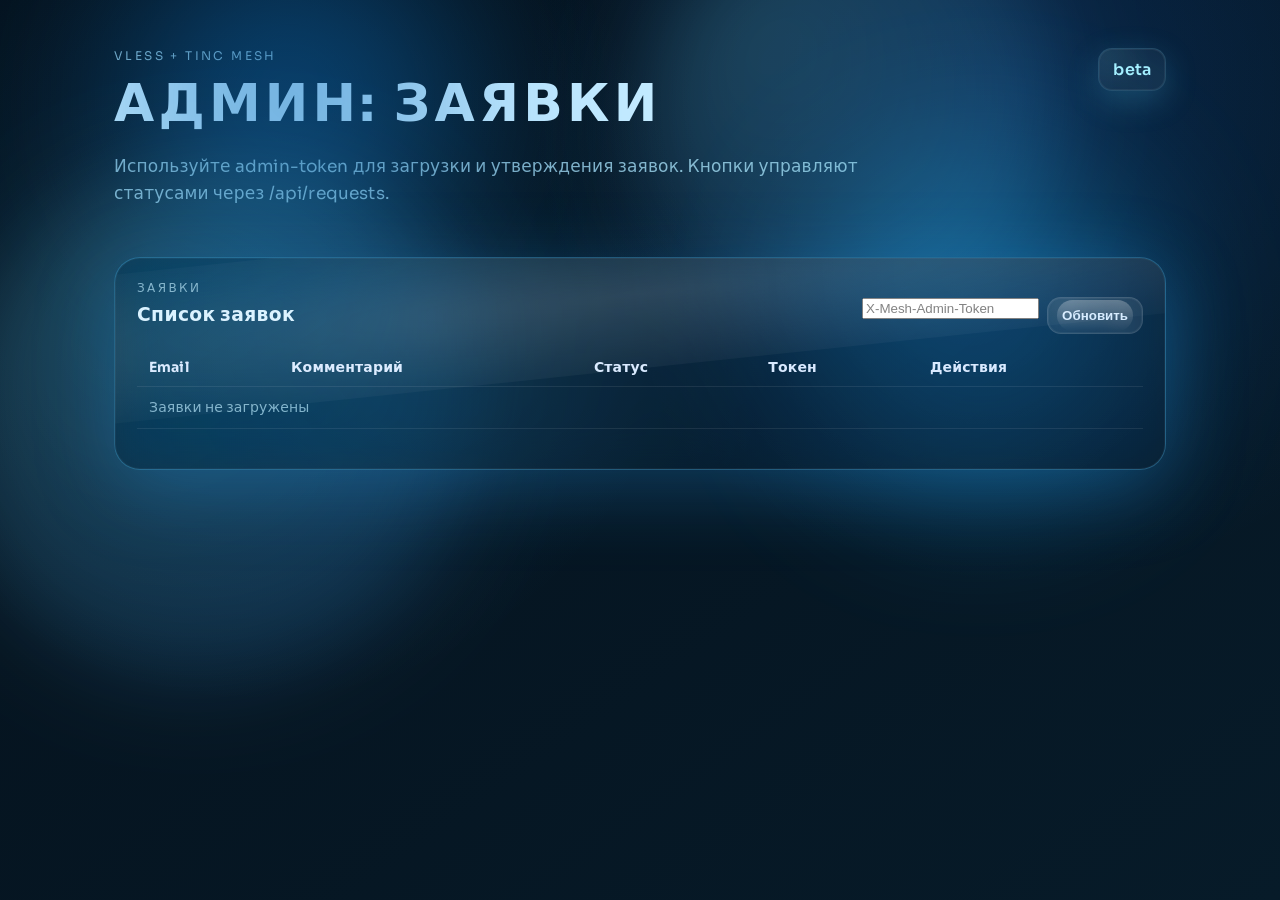
<file: web/admin.html>
<!doctype html>
<html lang="ru">
<head>
  <meta charset="UTF-8" />
  <meta name="viewport" content="width=device-width, initial-scale=1" />
  <title>VLESS Mesh • Админ</title>
  <link rel="preconnect" href="https://fonts.googleapis.com">
  <link rel="preconnect" href="https://fonts.gstatic.com" crossorigin>
  <link href="https://fonts.googleapis.com/css2?family=Sora:wght@400;600;700&display=swap" rel="stylesheet">
  <link rel="stylesheet" href="./main.css?v=3" />
</head>
<body>
  <div class="page auth-page">
    <div class="glow-blob glow-1"></div>
    <div class="glow-blob glow-2"></div>
    <div class="liquid-blob blob-a" aria-hidden="true"></div>
    <div class="liquid-blob blob-b" aria-hidden="true"></div>

    <div class="auth-header">
      <div>
        <p class="eyebrow">VLESS + Tinc Mesh</p>
        <h1>Админ: заявки</h1>
        <p class="lede">Используйте admin-token для загрузки и утверждения заявок. Кнопки управляют статусами через /api/requests.</p>
      </div>
      <div class="badge beta">beta</div>
    </div>

    <div class="card dashboard-card">
      <div class="dash-head">
        <div>
          <div class="eyebrow">Заявки</div>
          <h3>Список заявок</h3>
        </div>
        <div class="admin-controls">
          <input type="password" id="admin-token-requests" placeholder="X-Mesh-Admin-Token" />
          <button id="load-requests" class="cta ghost-cta" type="button">Обновить</button>
        </div>
      </div>
      <div class="table-wrap">
        <table class="simple-table">
          <thead>
            <tr>
              <th>Email</th>
              <th>Комментарий</th>
              <th>Статус</th>
              <th>Токен</th>
              <th>Действия</th>
            </tr>
          </thead>
          <tbody id="admin-requests-body">
            <tr><td colspan="5" class="muted">Заявки не загружены</td></tr>
          </tbody>
        </table>
      </div>
      <div id="admin-requests-status" class="status-inline muted"></div>
    </div>
  </div>

  <svg class="liquid-filters" aria-hidden="true" width="0" height="0" focusable="false">
    <filter id="liquid-distort" x="-20%" y="-20%" width="140%" height="140%">
      <feTurbulence type="fractalNoise" baseFrequency="0.012 0.02" numOctaves="2" seed="7" result="noise">
        <animate attributeName="baseFrequency" dur="18s" values="0.012 0.02;0.02 0.012;0.015 0.018;0.012 0.02" repeatCount="indefinite" />
      </feTurbulence>
      <feDisplacementMap in="SourceGraphic" in2="noise" scale="14" xChannelSelector="R" yChannelSelector="G" />
    </filter>
  </svg>

  <script src="./admin.js"></script>
</body>
</html>
</file>
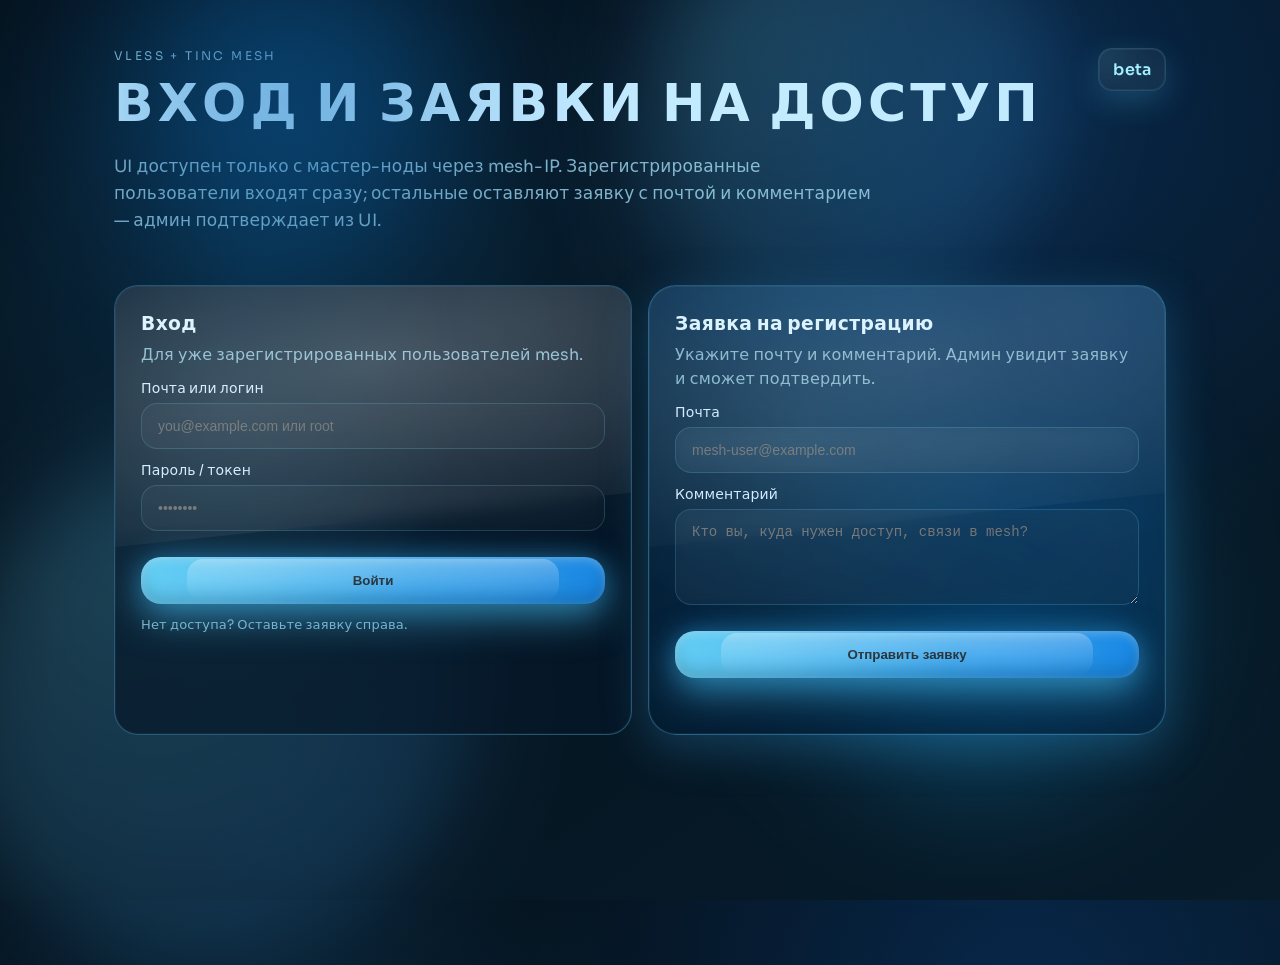
<file: web/login.html>
<!doctype html>
<html lang="ru">
<head>
  <meta charset="UTF-8" />
  <meta name="viewport" content="width=device-width, initial-scale=1" />
  <title>VLESS Mesh • Вход</title>
  <link rel="preconnect" href="https://fonts.googleapis.com">
  <link rel="preconnect" href="https://fonts.gstatic.com" crossorigin>
  <link href="https://fonts.googleapis.com/css2?family=Sora:wght@400;600;700&display=swap" rel="stylesheet">
  <link rel="stylesheet" href="./main.css?v=3" />
</head>
<body>
  <div class="page auth-page">
    <div class="glow-blob glow-1"></div>
    <div class="glow-blob glow-2"></div>
    <div class="liquid-blob blob-a" aria-hidden="true"></div>
    <div class="liquid-blob blob-b" aria-hidden="true"></div>

    <div class="auth-header">
      <div>
        <p class="eyebrow">VLESS + Tinc Mesh</p>
        <h1>Вход и заявки на доступ</h1>
        <p class="lede">UI доступен только с мастер-ноды через mesh-IP. Зарегистрированные пользователи входят сразу; остальные оставляют заявку с почтой и комментарием — админ подтверждает из UI.</p>
      </div>
      <div class="badge beta">beta</div>
    </div>

    <div class="auth-grid">
      <div class="card liquid-card auth-card login-card">
        <h3>Вход</h3>
        <p class="muted">Для уже зарегистрированных пользователей mesh.</p>
        <form id="login-form" class="form">
          <label class="field">
            <span>Почта или логин</span>
            <input type="text" name="email" placeholder="you@example.com или root" required />
          </label>
          <label class="field">
            <span>Пароль / токен</span>
            <input type="password" name="password" placeholder="••••••••" required />
          </label>
          <button class="cta full" type="submit">Войти</button>
          <p class="hint">Нет доступа? Оставьте заявку справа.</p>
          <div id="login-status" class="status-inline muted"></div>
        </form>
      </div>

      <div class="card auth-card request-card">
        <h3>Заявка на регистрацию</h3>
        <p class="muted">Укажите почту и комментарий. Админ увидит заявку и сможет подтвердить.</p>
        <form id="request-form" class="form">
          <label class="field">
            <span>Почта</span>
            <input type="email" name="email" placeholder="mesh-user@example.com" required />
          </label>
          <label class="field">
            <span>Комментарий</span>
            <textarea name="comment" rows="3" placeholder="Кто вы, куда нужен доступ, связи в mesh?"></textarea>
          </label>
          <button class="cta full" type="submit">Отправить заявку</button>
          <div id="request-status" class="status-inline muted"></div>
        </form>
      </div>
    </div>

    <div class="card admin-card" id="admin-block" hidden>
      <div class="admin-head">
        <div>
          <div class="eyebrow">Админ</div>
          <h4>Заявки на регистрацию</h4>
        </div>
        <div class="muted small">admin=1 в URL чтобы открыть этот блок</div>
      </div>
      <div id="request-list" class="request-list"></div>
      <div class="field inline-field">
        <span>Admin token</span>
        <input type="password" id="admin-token" placeholder="X-Mesh-Admin-Token" />
      </div>
    </div>

    <div id="dashboard" class="card dashboard-card" hidden>
      <div class="dash-head">
        <div>
          <div class="eyebrow">Mesh</div>
          <h3>Подключённые устройства</h3>
        </div>
        <button id="refresh-devices" class="cta ghost-cta" type="button">Обновить</button>
      </div>
      <p class="muted">Сервер и клиенты по данным /api/nodes (пока демо, подключим реальное API позже).</p>
      <div class="table-wrap">
        <table class="simple-table">
          <thead>
            <tr>
              <th>Имя</th>
              <th>Роль</th>
              <th>Статус</th>
            </tr>
          </thead>
          <tbody id="devices-body">
            <tr><td colspan="3" class="muted">Загрузка...</td></tr>
          </tbody>
        </table>
      </div>
      <div id="devices-status" class="status-inline muted"></div>
    </div>
  </div>

  <svg class="liquid-filters" aria-hidden="true" width="0" height="0" focusable="false">
    <filter id="liquid-distort" x="-20%" y="-20%" width="140%" height="140%">
      <feTurbulence type="fractalNoise" baseFrequency="0.012 0.02" numOctaves="2" seed="7" result="noise">
        <animate attributeName="baseFrequency" dur="18s" values="0.012 0.02;0.02 0.012;0.015 0.018;0.012 0.02" repeatCount="indefinite" />
      </feTurbulence>
      <feDisplacementMap in="SourceGraphic" in2="noise" scale="14" xChannelSelector="R" yChannelSelector="G" />
    </filter>
  </svg>

  <script src="./login.js"></script>
</body>
</html>
</file>
<file: web/main.css>
/* Neon liquid-glass theme for VLESS mesh docs UI. */

:root {
  --bg-1: #04101b;
  --bg-2: #071b29;
  --card: rgba(10, 34, 52, 0.55);
  --card-inner: rgba(11, 48, 72, 0.45);
  --edge: rgba(74, 198, 255, 0.55);
  --edge-strong: rgba(113, 225, 255, 0.9);
  --text: #cfe8ff;
  --muted: #7fb1c9;
  --shadow: 0 18px 80px rgba(40, 165, 255, 0.28);
  --radius: 26px;
  --blur: 22px;
  --glow: 0 0 32px rgba(78, 208, 255, 0.45);
}

* {
  box-sizing: border-box;
}

body {
  margin: 0;
  min-height: 100vh;
  font-family: "Sora", "Segoe UI", system-ui, -apple-system, sans-serif;
  color: var(--text);
  background: radial-gradient(circle at 20% 30%, rgba(36, 170, 255, 0.15), transparent 36%),
              radial-gradient(circle at 80% 10%, rgba(20, 120, 255, 0.18), transparent 38%),
              linear-gradient(145deg, var(--bg-1) 0%, var(--bg-2) 100%);
  overflow-x: hidden;
  letter-spacing: 0.01em;
}

.page {
  max-width: 1220px;
  margin: 0 auto;
  padding: 48px 24px 72px;
  position: relative;
}

.glow-blob {
  position: absolute;
  width: 320px;
  height: 320px;
  border-radius: 50%;
  filter: blur(80px);
  opacity: 0.45;
  z-index: 0;
}

.glow-1 { background: #0b6ab8; top: -60px; left: 40px; animation: float 12s ease-in-out infinite; }
.glow-2 { background: #1c9fe0; bottom: 60px; right: 50px; animation: float 14s ease-in-out infinite reverse; }

.liquid-blob {
  position: absolute;
  border-radius: 50% 40% 55% 45%;
  background: radial-gradient(circle at 30% 30%, rgba(110, 225, 255, 0.55), rgba(30, 140, 255, 0.15)),
              radial-gradient(circle at 70% 70%, rgba(27, 120, 255, 0.35), rgba(14, 45, 90, 0.0));
  filter: blur(42px);
  mix-blend-mode: screen;
  opacity: 0.35;
  z-index: 0;
}

.blob-a {
  width: 420px;
  height: 420px;
  top: -90px;
  right: 12%;
  animation: blobShiftA 22s ease-in-out infinite;
}

.blob-b {
  width: 520px;
  height: 520px;
  bottom: -140px;
  left: -12%;
  animation: blobShiftB 26s ease-in-out infinite alternate;
}

@keyframes blobShiftA {
  0% { transform: translate(0, 0) scale(1); }
  40% { transform: translate(-30px, 12px) scale(1.05); }
  70% { transform: translate(24px, -16px) scale(0.98); }
  100% { transform: translate(0, 0) scale(1.02); }
}

@keyframes blobShiftB {
  0% { transform: translate(0, 0) scale(1.05) rotate(0deg); }
  50% { transform: translate(40px, -18px) scale(0.96) rotate(-6deg); }
  100% { transform: translate(-26px, 10px) scale(1.04) rotate(4deg); }
}

@keyframes float {
  0%, 100% { transform: translateY(0) scale(1); }
  50% { transform: translateY(-12px) scale(1.03); }
}

h1 {
  margin: 0 0 12px;
  font-size: clamp(36px, 5vw, 52px);
  text-transform: uppercase;
  letter-spacing: 0.08em;
  color: #bfe8ff;
}

.lede {
  max-width: 760px;
  color: var(--muted);
  line-height: 1.6;
  margin-bottom: 28px;
  font-size: 17px;
}

.pill-row {
  display: grid;
  grid-template-columns: repeat(auto-fit, minmax(140px, 1fr));
  gap: 12px;
  margin: 10px 0 22px;
}

.pill {
  position: relative;
  padding: 12px 16px;
  border-radius: 999px;
  background: linear-gradient(145deg, rgba(255,255,255,0.07), rgba(255,255,255,0.02));
  box-shadow: inset 0 1px 0 rgba(255,255,255,0.1), 0 0 18px rgba(78, 208, 255, 0.3);
  border: 1px solid rgba(255, 255, 255, 0.12);
  backdrop-filter: blur(18px);
  color: var(--muted);
  font-size: 14px;
}

.grid-main {
  display: grid;
  grid-template-columns: 2fr 1.2fr;
  gap: 16px;
  margin-bottom: 16px;
}

.grid-secondary {
  display: grid;
  grid-template-columns: repeat(auto-fit, minmax(220px, 1fr));
  gap: 14px;
}

.card {
  position: relative;
  background: linear-gradient(145deg, var(--card-inner), rgba(7, 28, 45, 0.6));
  border-radius: var(--radius);
  border: 1px solid rgba(90, 200, 255, 0.35);
  box-shadow: var(--shadow), inset 0 0 0 1px rgba(255, 255, 255, 0.04);
  overflow: hidden;
  padding: 22px;
  backdrop-filter: blur(calc(var(--blur))) saturate(165%);
}

.card:before {
  content: "";
  position: absolute;
  inset: -18% -30% auto;
  height: 70%;
  background: radial-gradient(ellipse at center, rgba(255,255,255,0.35), rgba(255,255,255,0));
  opacity: 0.4;
  transform: rotate(-6deg);
  pointer-events: none;
}

.card:after {
  content: "";
  position: absolute;
  inset: 0;
  background: radial-gradient(circle at var(--mx, 30%) var(--my, 30%), rgba(120, 220, 255, 0.15), transparent 46%),
              radial-gradient(circle at calc(100% - var(--mx, 18%)) 6%, rgba(255,255,255,0.06), transparent 40%);
  mix-blend-mode: screen;
  opacity: 0.6;
  pointer-events: none;
}

.liquid-card {
  background: linear-gradient(150deg, rgba(12, 54, 78, 0.75), rgba(10, 34, 52, 0.7));
  backdrop-filter: blur(calc(var(--blur) + 6px)) saturate(185%);
  filter: url(#liquid-distort);
  box-shadow: 0 18px 70px rgba(32, 175, 255, 0.38), inset 0 0 0 1px rgba(255,255,255,0.06);
  --mx: 20%;
  --my: 24%;
}

.liquid-card:before { opacity: 0.7; }
.liquid-card:after { animation: sheen 12s ease-in-out infinite; }

@supports not (filter: url(#liquid-distort)) {
  .liquid-card { filter: none; }
}

@keyframes sheen {
  0% { transform: translate(-16%, -6%) rotate(-6deg); opacity: 0.55; }
  50% { transform: translate(10%, 8%) rotate(-2deg); opacity: 0.8; }
  100% { transform: translate(-12%, -10%) rotate(-5deg); opacity: 0.55; }
}

@media (prefers-reduced-motion: reduce) {
  .glow-blob, .liquid-blob { animation: none !important; }
  .card:after, .liquid-card:after { animation: none !important; }
}

.card h3, .card h4 {
  margin: 0 0 10px;
  color: #d7f1ff;
  letter-spacing: 0.02em;
}

.muted { color: var(--muted); margin: 0; line-height: 1.5; }

.status-chip {
  display: inline-flex;
  align-items: center;
  gap: 8px;
  padding: 10px 14px;
  background: rgba(78, 208, 255, 0.16);
  color: #c8f1ff;
  border-radius: 14px;
  border: 1px solid rgba(78, 208, 255, 0.35);
  box-shadow: 0 0 20px rgba(78, 208, 255, 0.25);
  font-weight: 600;
  font-size: 14px;
}

.dot {
  width: 10px;
  height: 10px;
  border-radius: 50%;
  background: #6effb5;
  box-shadow: 0 0 12px rgba(110, 255, 181, 0.9);
}

.cta {
  margin-top: 14px;
  padding: 16px 20px;
  border-radius: 20px;
  background: linear-gradient(120deg, rgba(100, 215, 255, 0.95), rgba(18, 138, 240, 0.92));
  color: #031119;
  font-weight: 700;
  border: 0;
  cursor: pointer;
  box-shadow: inset 0 3px 10px rgba(255,255,255,0.25),
              inset 0 -8px 16px rgba(0,0,0,0.18),
              0 14px 38px rgba(78, 208, 255, 0.5),
              0 0 26px rgba(30, 140, 220, 0.4);
  transition: transform 0.2s ease, box-shadow 0.2s ease;
  position: relative;
  overflow: hidden;
}
.cta::before {
  content: "";
  position: absolute;
  inset: 6% 10%;
  border-radius: 16px;
  background: linear-gradient(180deg, rgba(255,255,255,0.35), rgba(255,255,255,0));
  opacity: 0.8;
  pointer-events: none;
}
.cta::after {
  content: "";
  position: absolute;
  inset: -20% -20%;
  background: radial-gradient(circle at 30% 30%, rgba(255,255,255,0.18), transparent 38%),
              radial-gradient(circle at 70% 70%, rgba(255,255,255,0.12), transparent 42%);
  mix-blend-mode: screen;
  opacity: 0.35;
  pointer-events: none;
}

.cta:hover {
  transform: translateY(-2px);
  box-shadow: inset 0 3px 10px rgba(255,255,255,0.28),
              inset 0 -8px 16px rgba(0,0,0,0.16),
              0 16px 42px rgba(78, 208, 255, 0.55),
              0 0 28px rgba(30, 140, 220, 0.45);
}
.cta:active { transform: translateY(0); }

.network-frame, .panel {
  height: 360px;
  display: flex;
  flex-direction: column;
  gap: 10px;
}

#network-canvas {
  width: 100%;
  height: 100%;
  border-radius: 18px;
  background: linear-gradient(145deg, rgba(3, 16, 28, 0.92), rgba(8, 38, 62, 0.88));
  box-shadow: inset 0 0 0 1px rgba(120, 210, 255, 0.22), inset 0 0 60px rgba(78, 208, 255, 0.16), 0 0 40px rgba(20, 140, 210, 0.35);
}

.stat-grid {
  display: grid;
  grid-template-columns: repeat(auto-fit, minmax(140px, 1fr));
  gap: 10px;
}

.stat {
  font-size: 28px;
  font-weight: 700;
  letter-spacing: 0.03em;
}

.stat-label {
  color: var(--muted);
  font-size: 13px;
  margin-top: 4px;
}

.bar {
  height: 8px;
  border-radius: 999px;
  background: linear-gradient(90deg, rgba(78, 208, 255, 0.9), rgba(30, 144, 255, 0.6));
  box-shadow: var(--glow);
}

.status-panel {
  flex: 1;
  background: linear-gradient(150deg, rgba(12, 44, 68, 0.72), rgba(8, 28, 48, 0.72));
  border-radius: 18px;
  padding: 16px;
  position: relative;
  box-shadow: inset 0 0 0 1px rgba(255,255,255,0.06);
}

.checkmark {
  width: 54px;
  height: 54px;
  border-radius: 16px;
  background: radial-gradient(circle at 30% 30%, rgba(255,255,255,0.35), rgba(255,255,255,0)),
              linear-gradient(145deg, rgba(78, 208, 255, 0.85), rgba(25, 142, 214, 0.85));
  box-shadow: 0 0 24px rgba(78, 208, 255, 0.45);
  display: inline-flex;
  align-items: center;
  justify-content: center;
}

.checkmark svg { width: 28px; height: 28px; color: #042235; }

@media (max-width: 960px) {
  .grid-main { grid-template-columns: 1fr; }
  .network-frame, .panel { height: 300px; }
}

@media (max-width: 640px) {
  .page { padding: 32px 16px 56px; }
  h1 { font-size: 32px; }
  .card { padding: 16px; }
}

/* Auth / login */
.auth-page {
  max-width: 1100px;
}
.auth-header {
  display: flex;
  justify-content: space-between;
  align-items: flex-start;
  gap: 16px;
  margin-bottom: 22px;
}
.eyebrow {
  text-transform: uppercase;
  letter-spacing: 0.2em;
  font-size: 12px;
  color: var(--muted);
  margin: 0 0 8px;
}
.badge.beta {
  position: relative;
  padding: 10px 14px;
  background: rgba(255,255,255,0.04);
  border: 1px solid rgba(120, 220, 255, 0.18);
  border-radius: 14px;
  box-shadow: 0 10px 32px rgba(80, 210, 255, 0.22), inset 0 0 0 1px rgba(255,255,255,0.06);
  font-weight: 600;
  color: #a7f0ff;
  overflow: hidden;
}
.badge.beta::after {
  content: "";
  position: absolute;
  inset: -35% -50%;
  background: radial-gradient(circle at 30% 30%, rgba(130, 235, 255, 0.2), transparent 42%),
              radial-gradient(circle at 70% 70%, rgba(90, 210, 255, 0.12), transparent 44%);
  filter: blur(12px);
  opacity: 0.6;
  pointer-events: none;
  animation: betaPulse 8s ease-in-out infinite;
}

@keyframes betaPulse {
  0%, 100% { transform: translate(0,0) scale(1); opacity: 0.7; }
  50% { transform: translate(4px,-4px) scale(1.04); opacity: 0.55; }
}
.auth-grid {
  display: grid;
  grid-template-columns: repeat(auto-fit, minmax(320px, 1fr));
  gap: 16px;
  margin-bottom: 18px;
}
.auth-card {
  padding: 26px;
  box-shadow: 0 12px 48px rgba(60, 180, 255, 0.25), inset 0 0 0 1px rgba(255,255,255,0.05);
  border-radius: 26px;
  position: relative;
  overflow: hidden;
}
.auth-card h3 { margin: 0 0 8px; }
.form { display: flex; flex-direction: column; gap: 12px; margin-top: 12px; }
.field {
  display: flex;
  flex-direction: column;
  gap: 6px;
  color: var(--text);
  font-size: 14px;
}
.field input,
.field textarea {
  width: 100%;
  border-radius: 16px;
  border: 1px solid rgba(120, 220, 255, 0.18);
  background: linear-gradient(145deg, rgba(255,255,255,0.04), rgba(255,255,255,0.02));
  color: var(--text);
  padding: 14px 16px;
  font-size: 14px;
  outline: none;
  transition: border-color 0.2s ease, background 0.2s ease;
  backdrop-filter: blur(8px);
}
.field textarea { resize: vertical; min-height: 96px; }
.field input:focus,
.field textarea:focus {
  border-color: rgba(120, 230, 255, 0.55);
  background: rgba(255,255,255,0.08);
}
.login-card {
  border-radius: 24px;
  background: rgba(6, 24, 40, 0.7);
  box-shadow: inset 0 0 0 1px rgba(255,255,255,0.04);
  backdrop-filter: none;
  filter: none;
}
.request-card {
  border-radius: 28px;
  background: linear-gradient(200deg, rgba(16, 76, 124, 0.55), rgba(5, 30, 52, 0.75));
}
.cta.full { width: 100%; text-align: center; }
.hint { color: var(--muted); font-size: 13px; margin: 0; }
.status-inline { min-height: 18px; font-size: 13px; }
.inline-field { margin-top: 10px; }

.admin-card {
  margin-top: 12px;
}
.admin-head {
  display: flex;
  align-items: center;
  justify-content: space-between;
  gap: 12px;
}
.admin-controls {
  display: flex;
  gap: 8px;
  align-items: center;
}
.small { font-size: 13px; }
.request-list {
  display: flex;
  flex-direction: column;
  gap: 10px;
  margin-top: 12px;
}
.request-item {
  display: flex;
  justify-content: space-between;
  gap: 12px;
  padding: 14px;
  border-radius: 14px;
  background: rgba(255,255,255,0.04);
  border: 1px solid rgba(255,255,255,0.08);
}
.req-email { font-weight: 600; }
.req-meta { color: var(--muted); font-size: 13px; }
.req-actions {
  display: flex;
  align-items: center;
  gap: 8px;
  flex-wrap: wrap;
}
.chip {
  padding: 6px 10px;
  border-radius: 999px;
  font-size: 12px;
  text-transform: uppercase;
  letter-spacing: 0.05em;
  border: 1px solid rgba(255,255,255,0.18);
}
.chip.pending { color: #f5d67b; border-color: rgba(245,214,123,0.4); }
.chip.approved { color: #8cf1b8; border-color: rgba(140,241,184,0.4); }
.chip.declined { color: #ff9a9a; border-color: rgba(255,154,154,0.4); }
.ghost {
  background: transparent;
  color: var(--text);
  border: 1px solid rgba(255,255,255,0.18);
  border-radius: 12px;
  padding: 8px 12px;
  cursor: pointer;
}
.ghost.danger { color: #ff9a9a; border-color: rgba(255,154,154,0.5); }

@media (max-width: 720px) {
  .auth-header { flex-direction: column; }
  .request-item { flex-direction: column; }
}

/* Dashboard */
.dashboard-card {
  margin-top: 18px;
}
.dash-head {
  display: flex;
  align-items: center;
  justify-content: space-between;
  gap: 12px;
}
.table-wrap {
  margin-top: 12px;
  overflow-x: auto;
}
.simple-table {
  width: 100%;
  border-collapse: collapse;
  font-size: 14px;
  color: var(--text);
}
.simple-table th,
.simple-table td {
  padding: 10px 12px;
  border-bottom: 1px solid rgba(255,255,255,0.08);
  text-align: left;
}
.simple-table th {
  font-weight: 700;
  color: #d8e9ff;
}
.ghost-cta {
  background: rgba(255,255,255,0.06);
  color: var(--text);
  border: 1px solid rgba(255,255,255,0.14);
  border-radius: 14px;
  padding: 10px 14px;
  box-shadow: inset 0 0 0 1px rgba(255,255,255,0.05);
}
</file>
